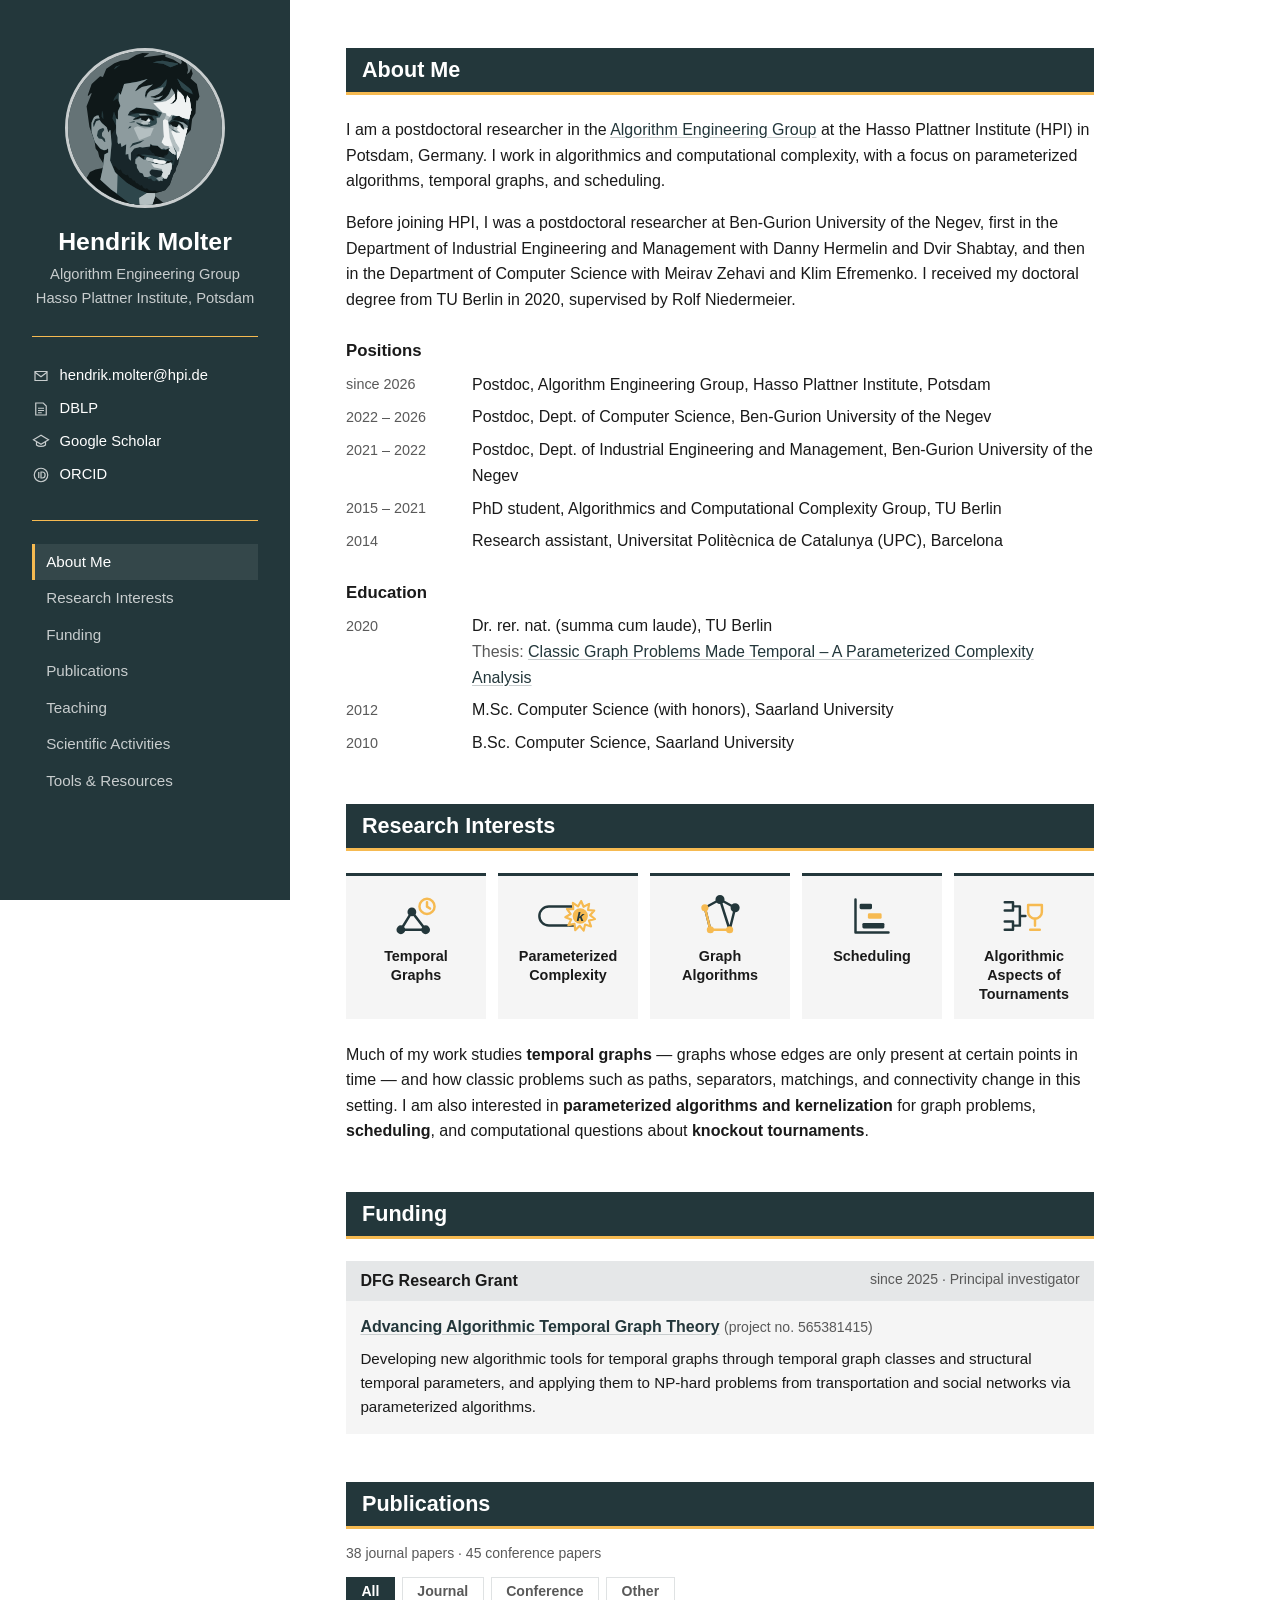
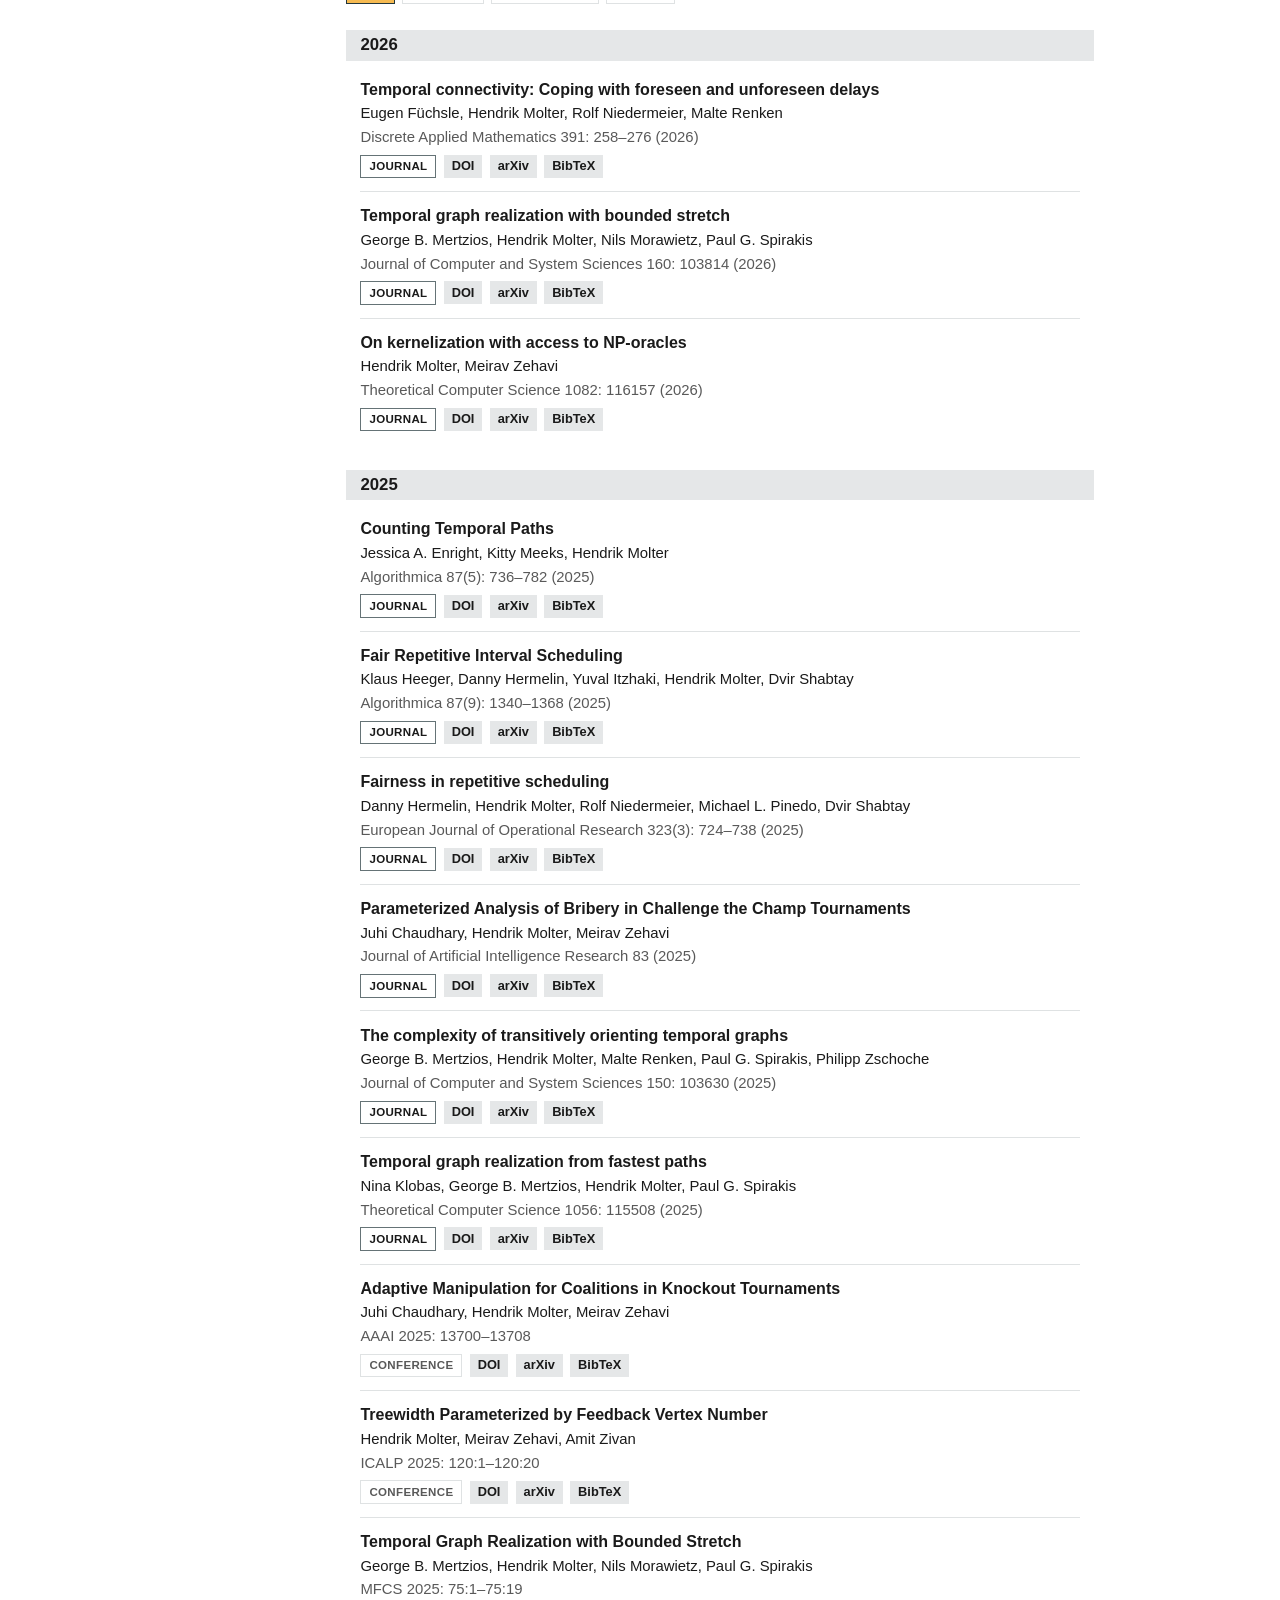
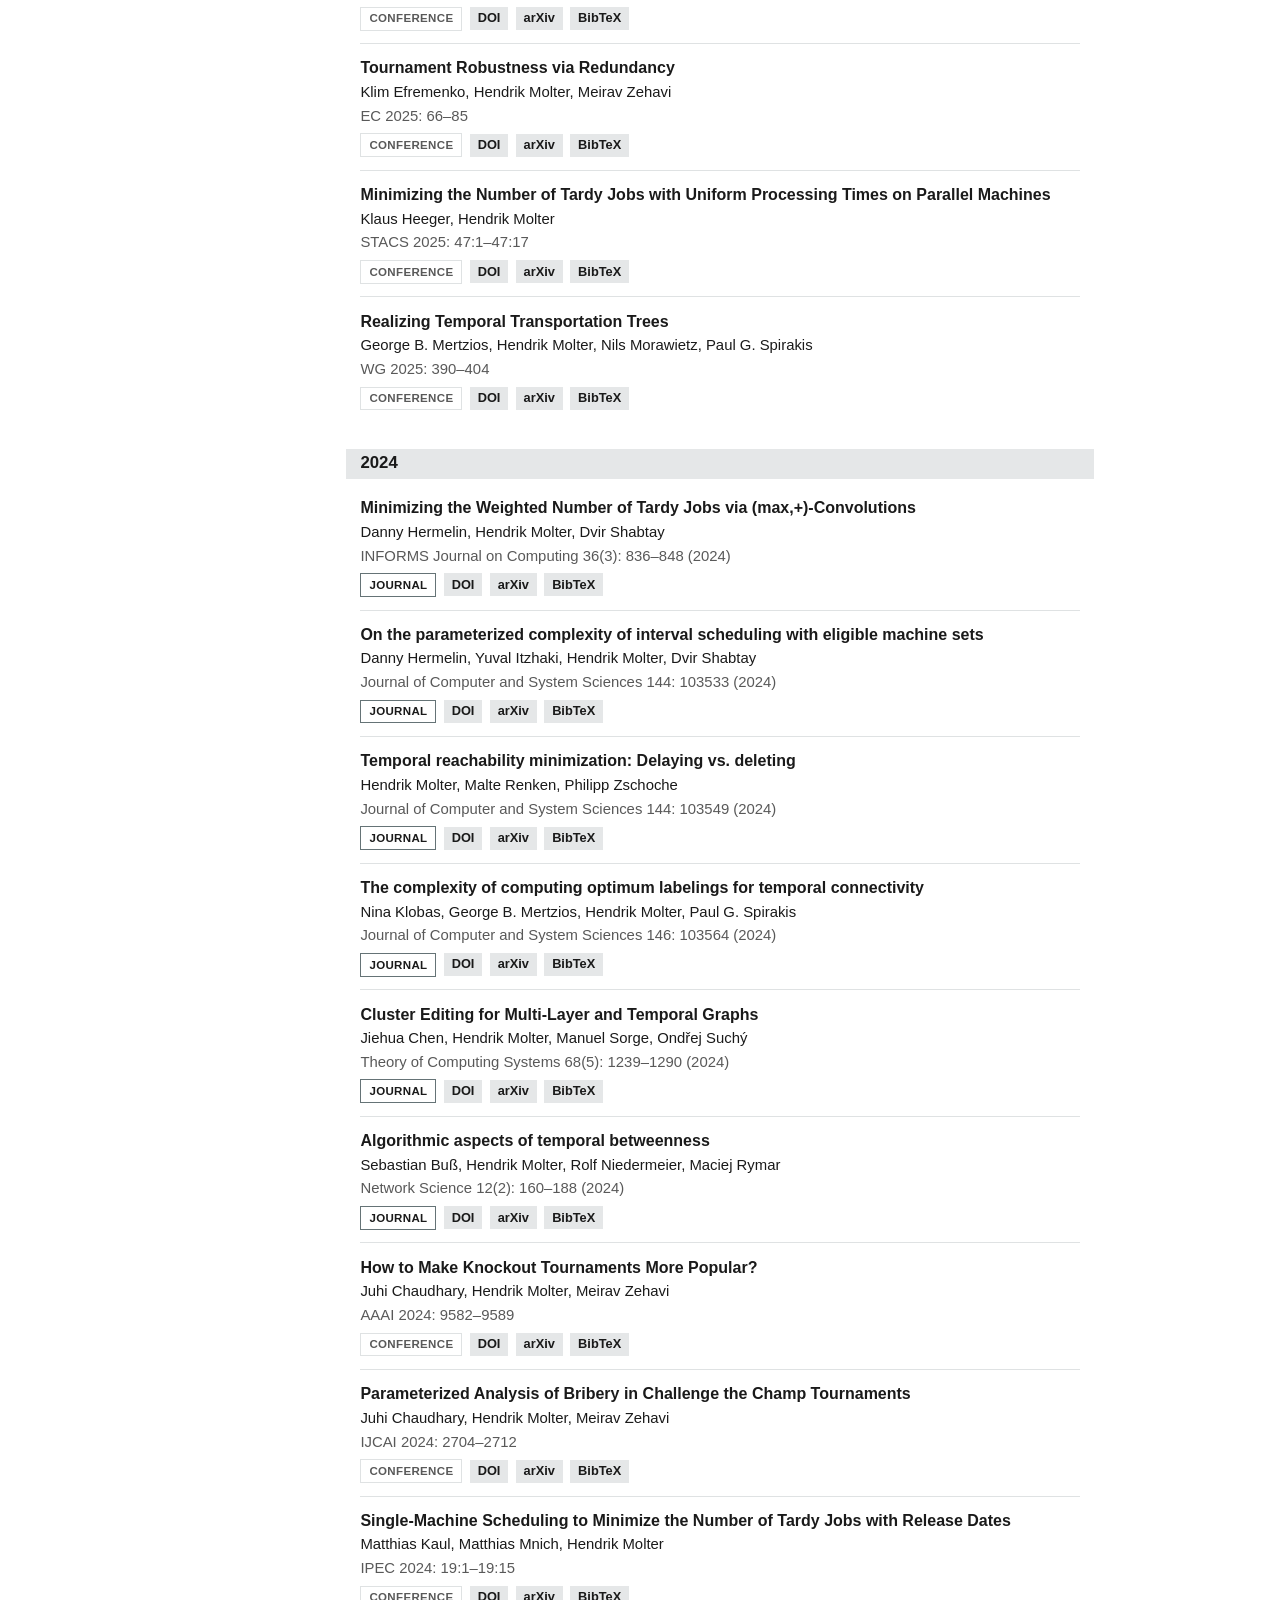
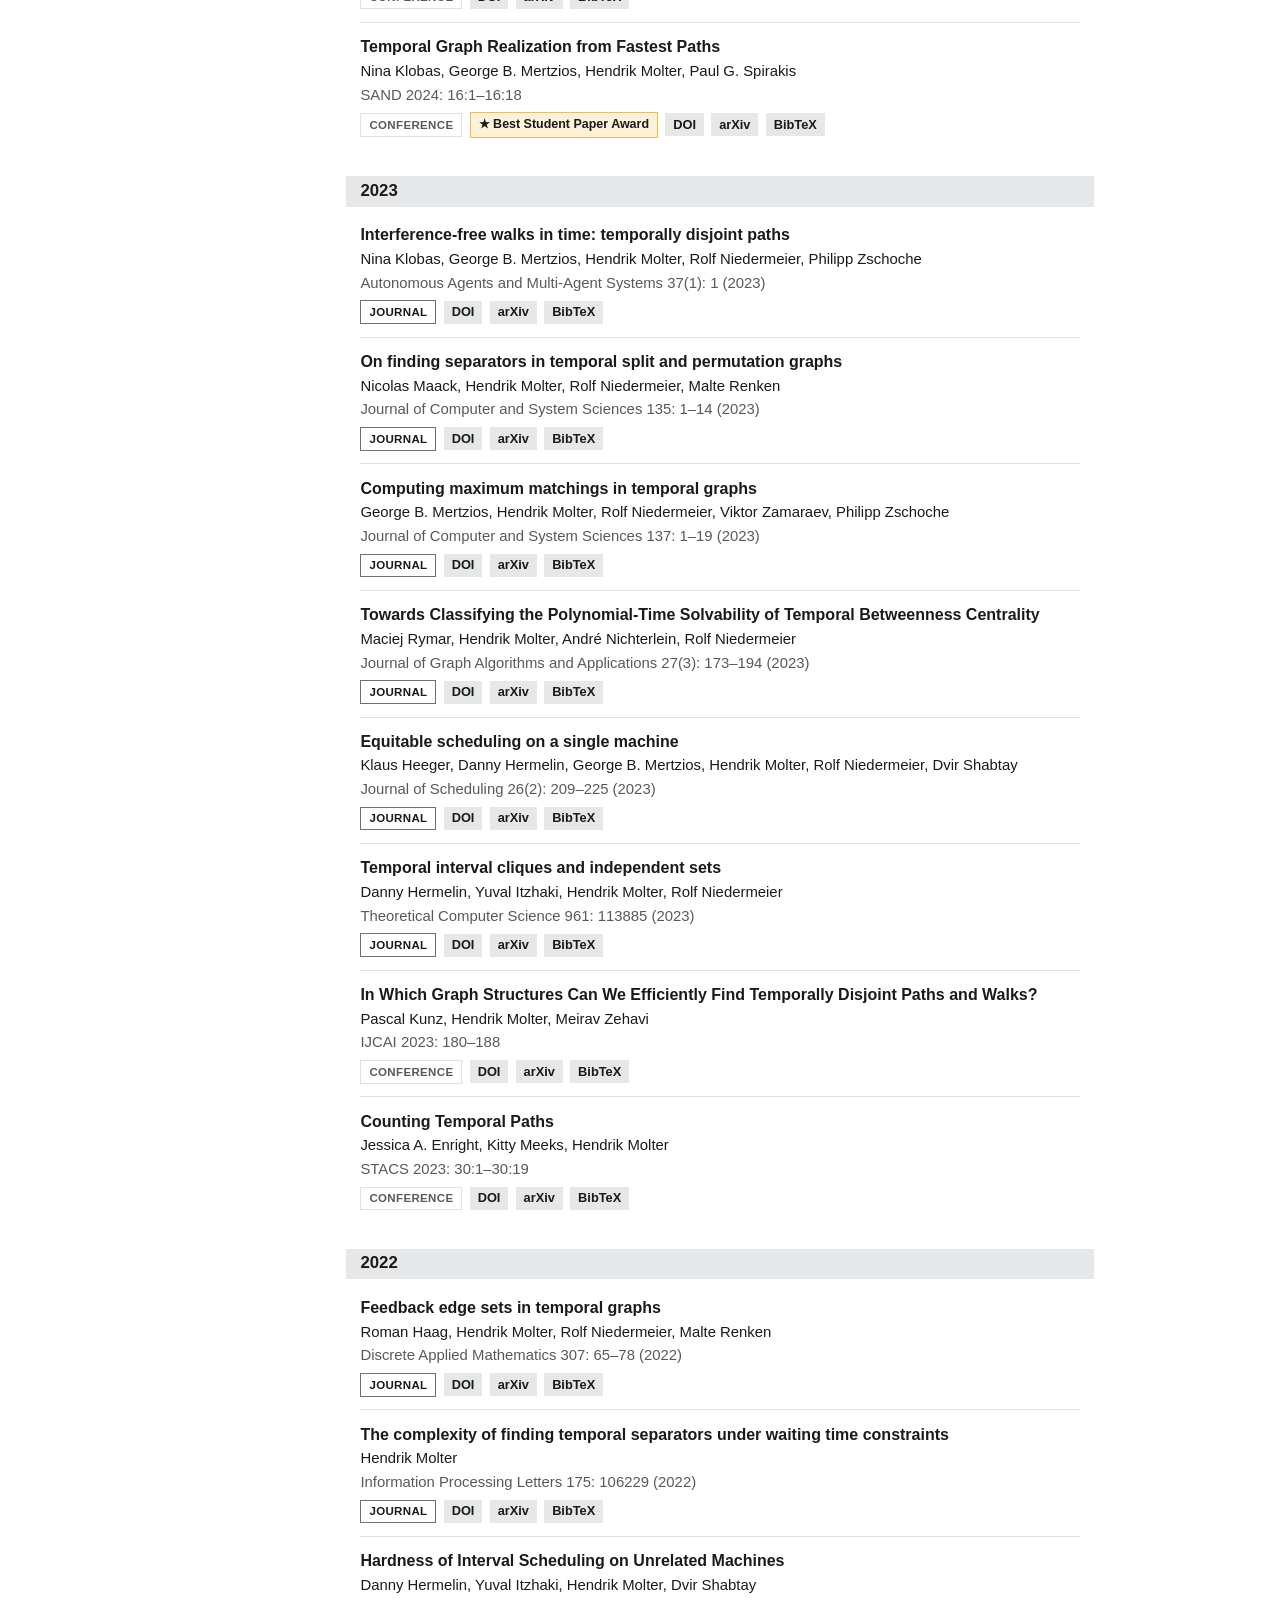
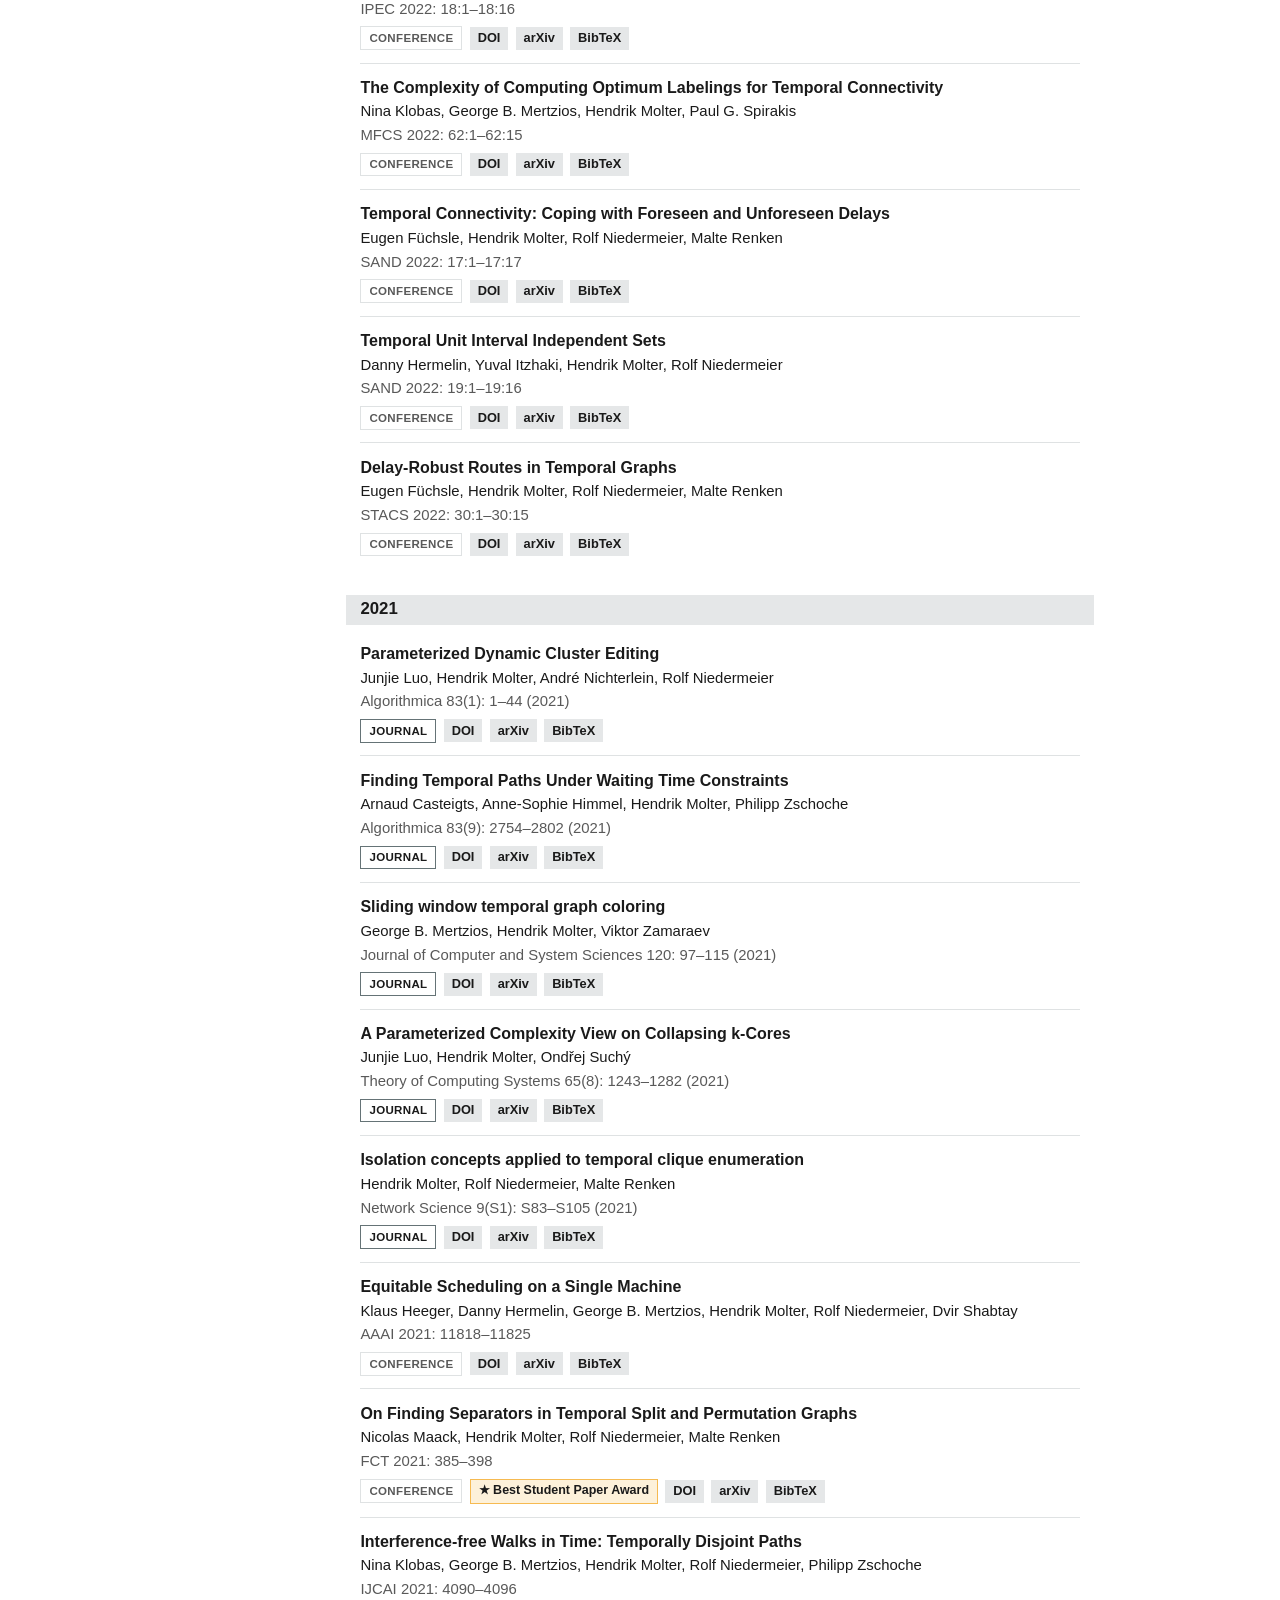
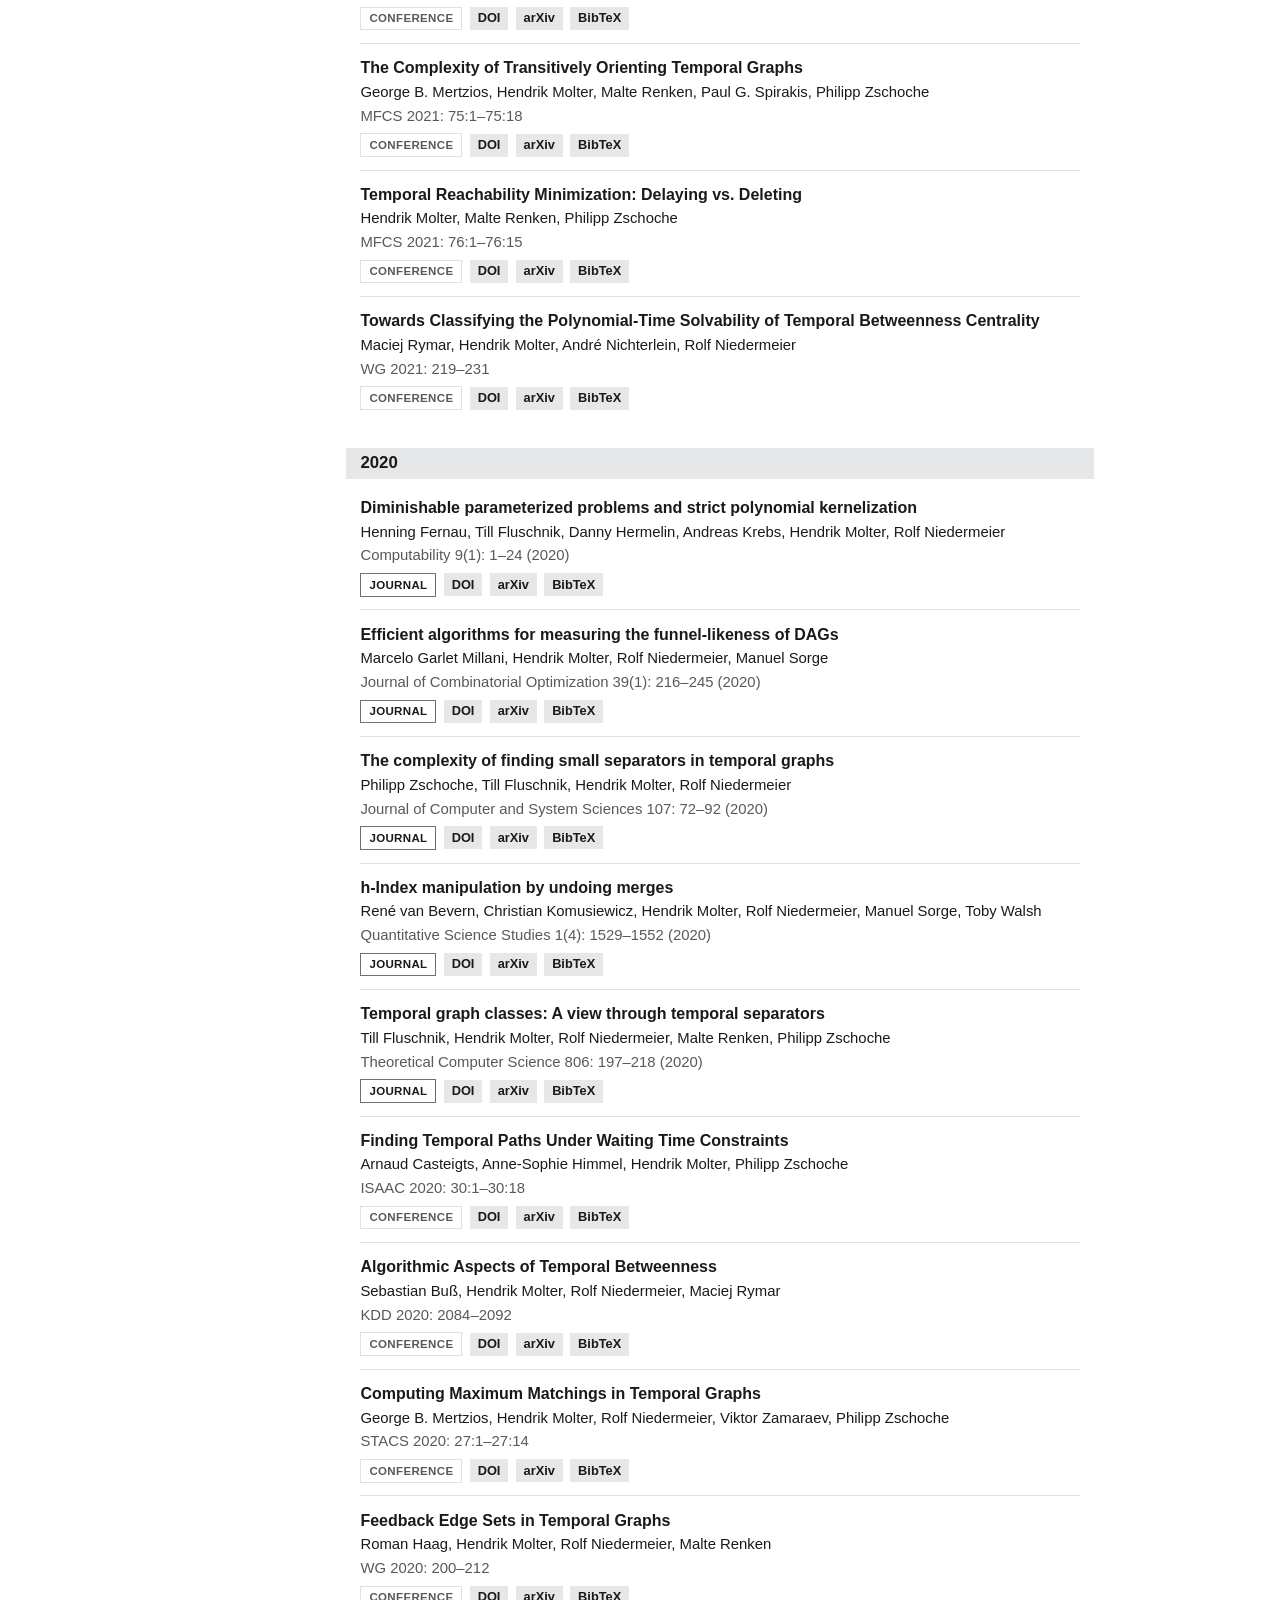
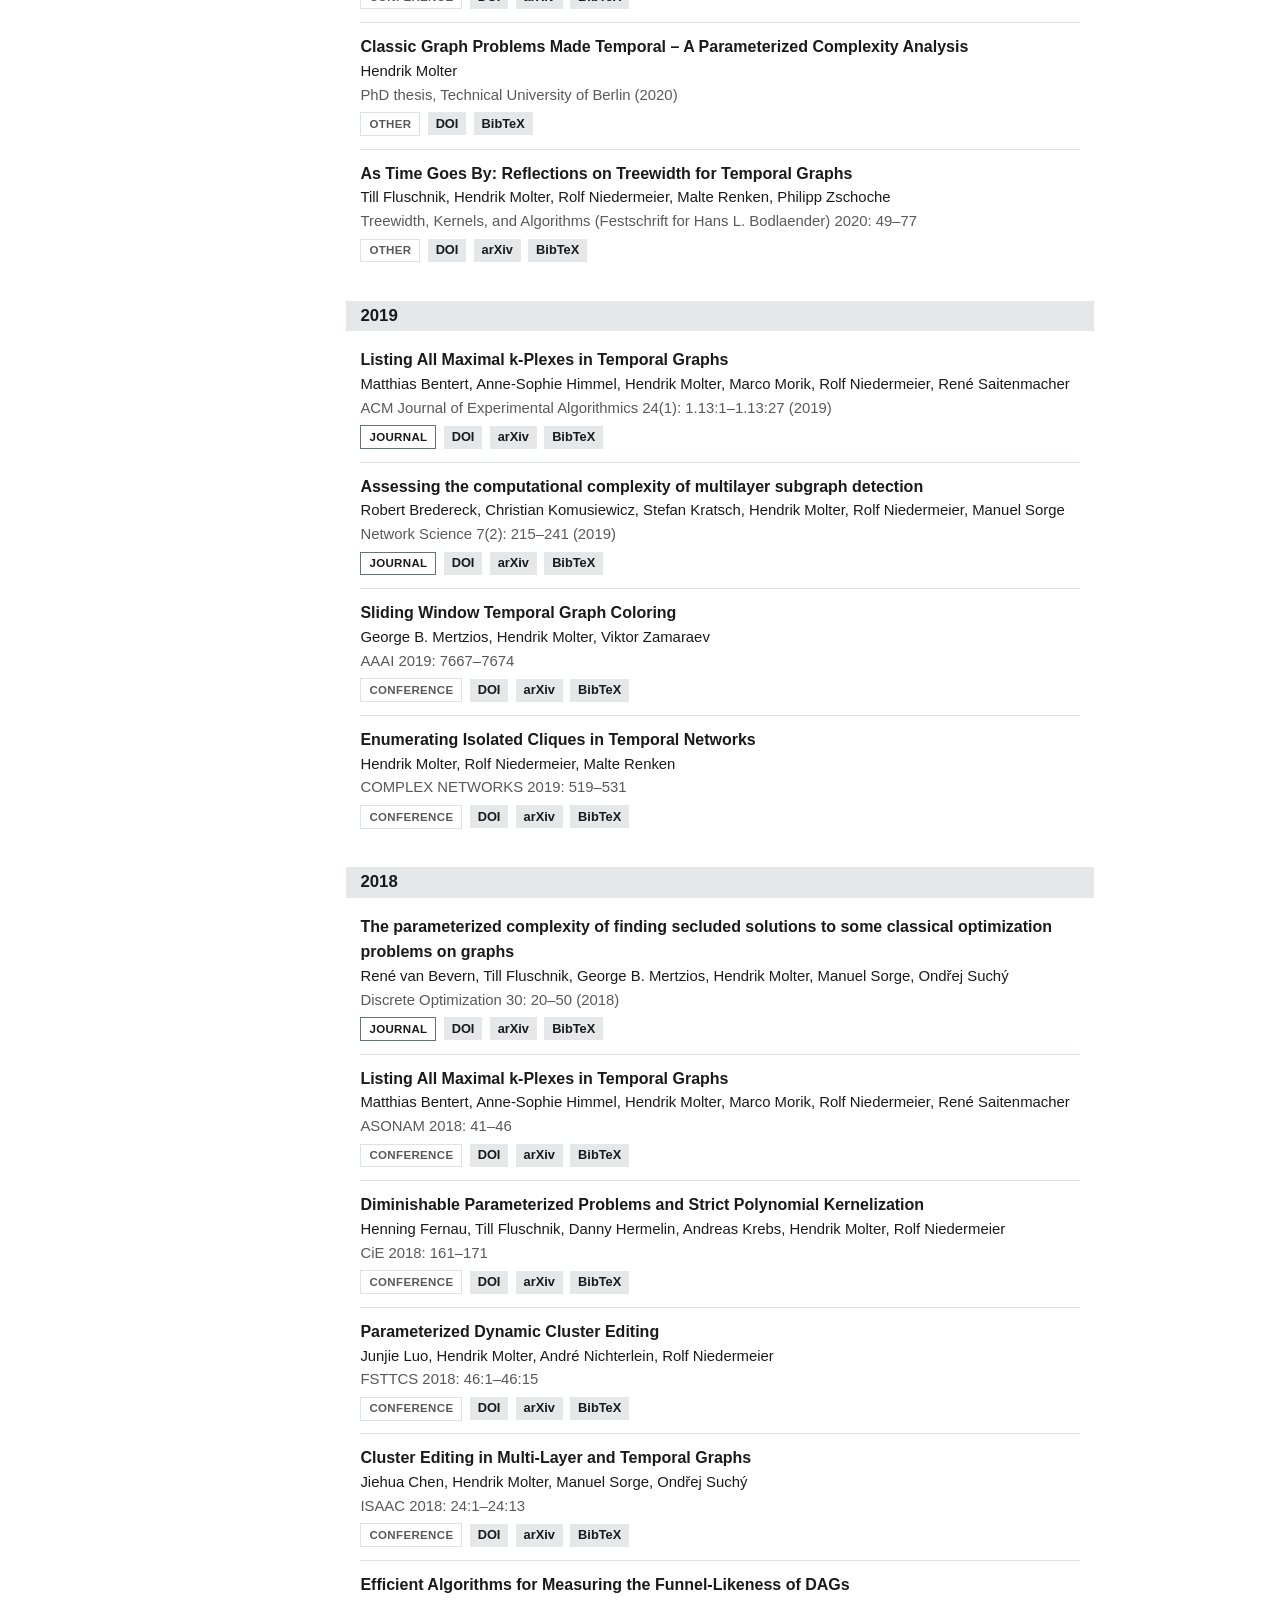
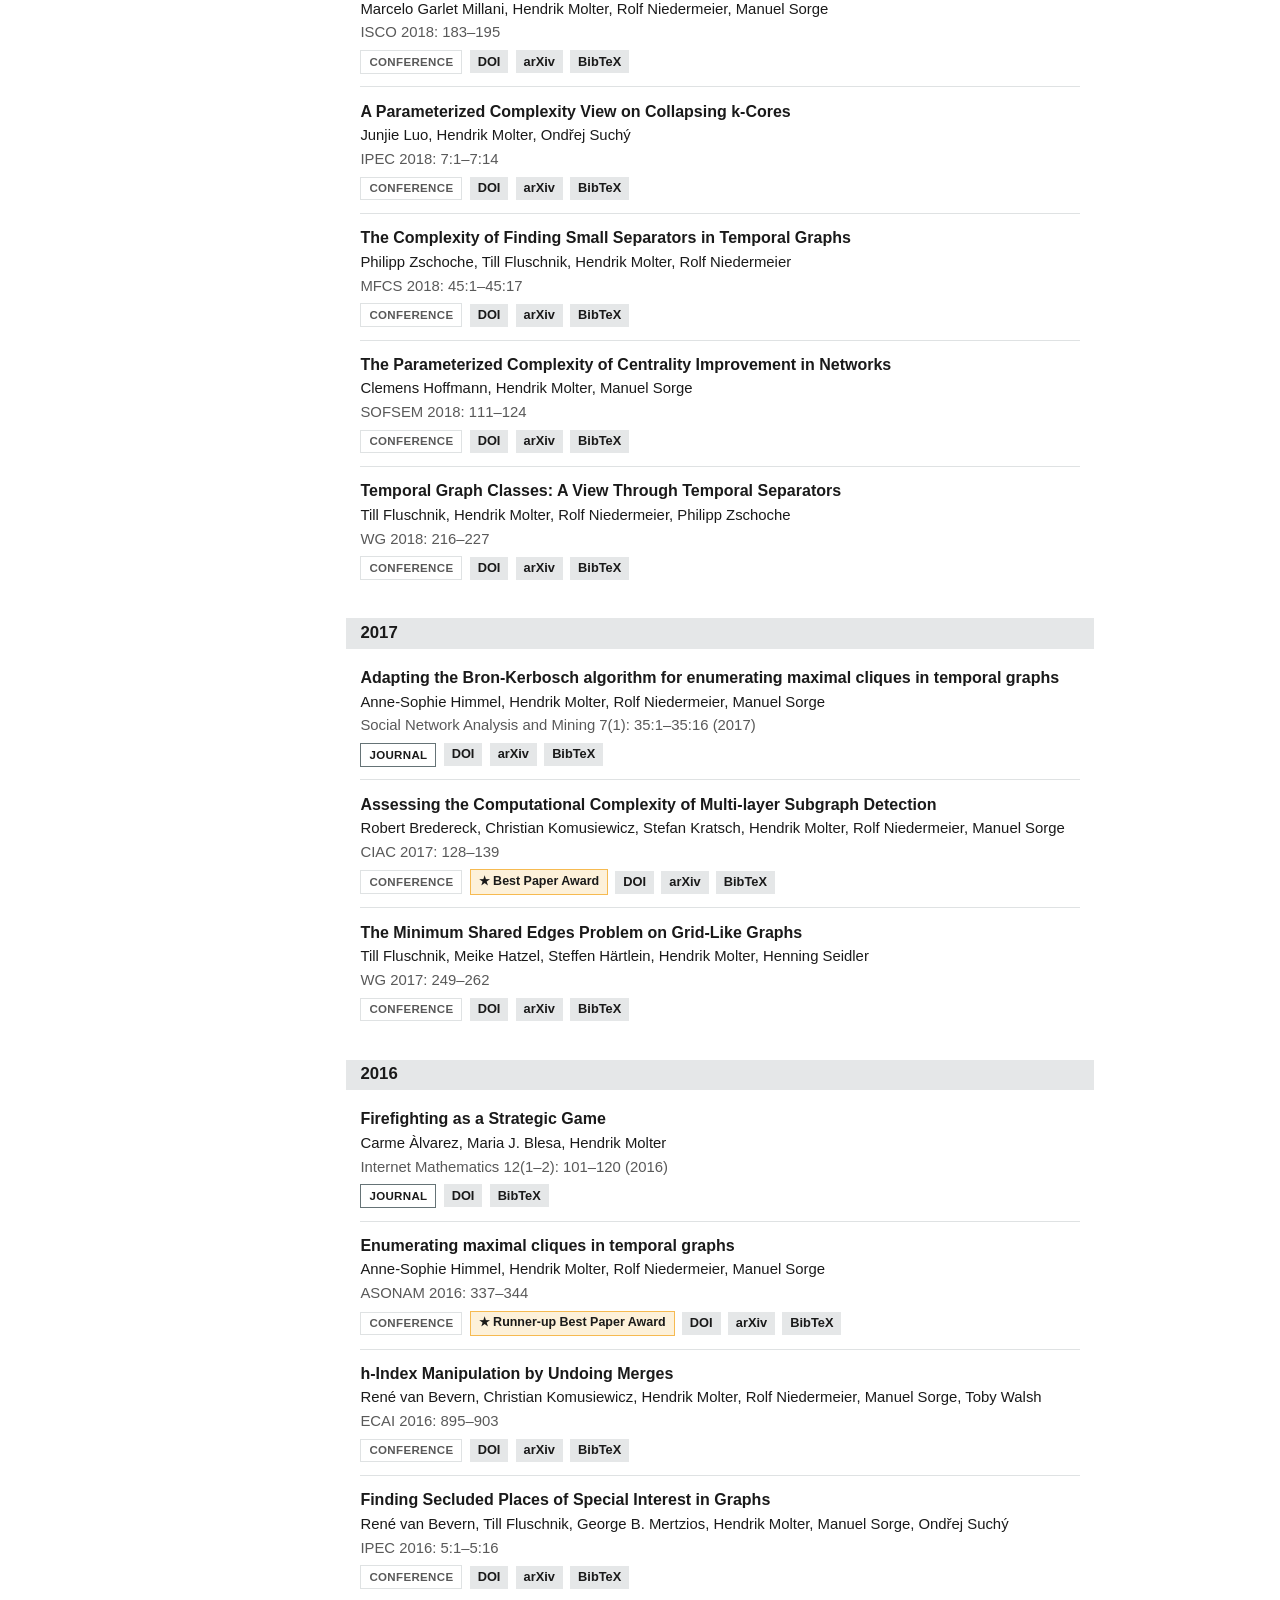
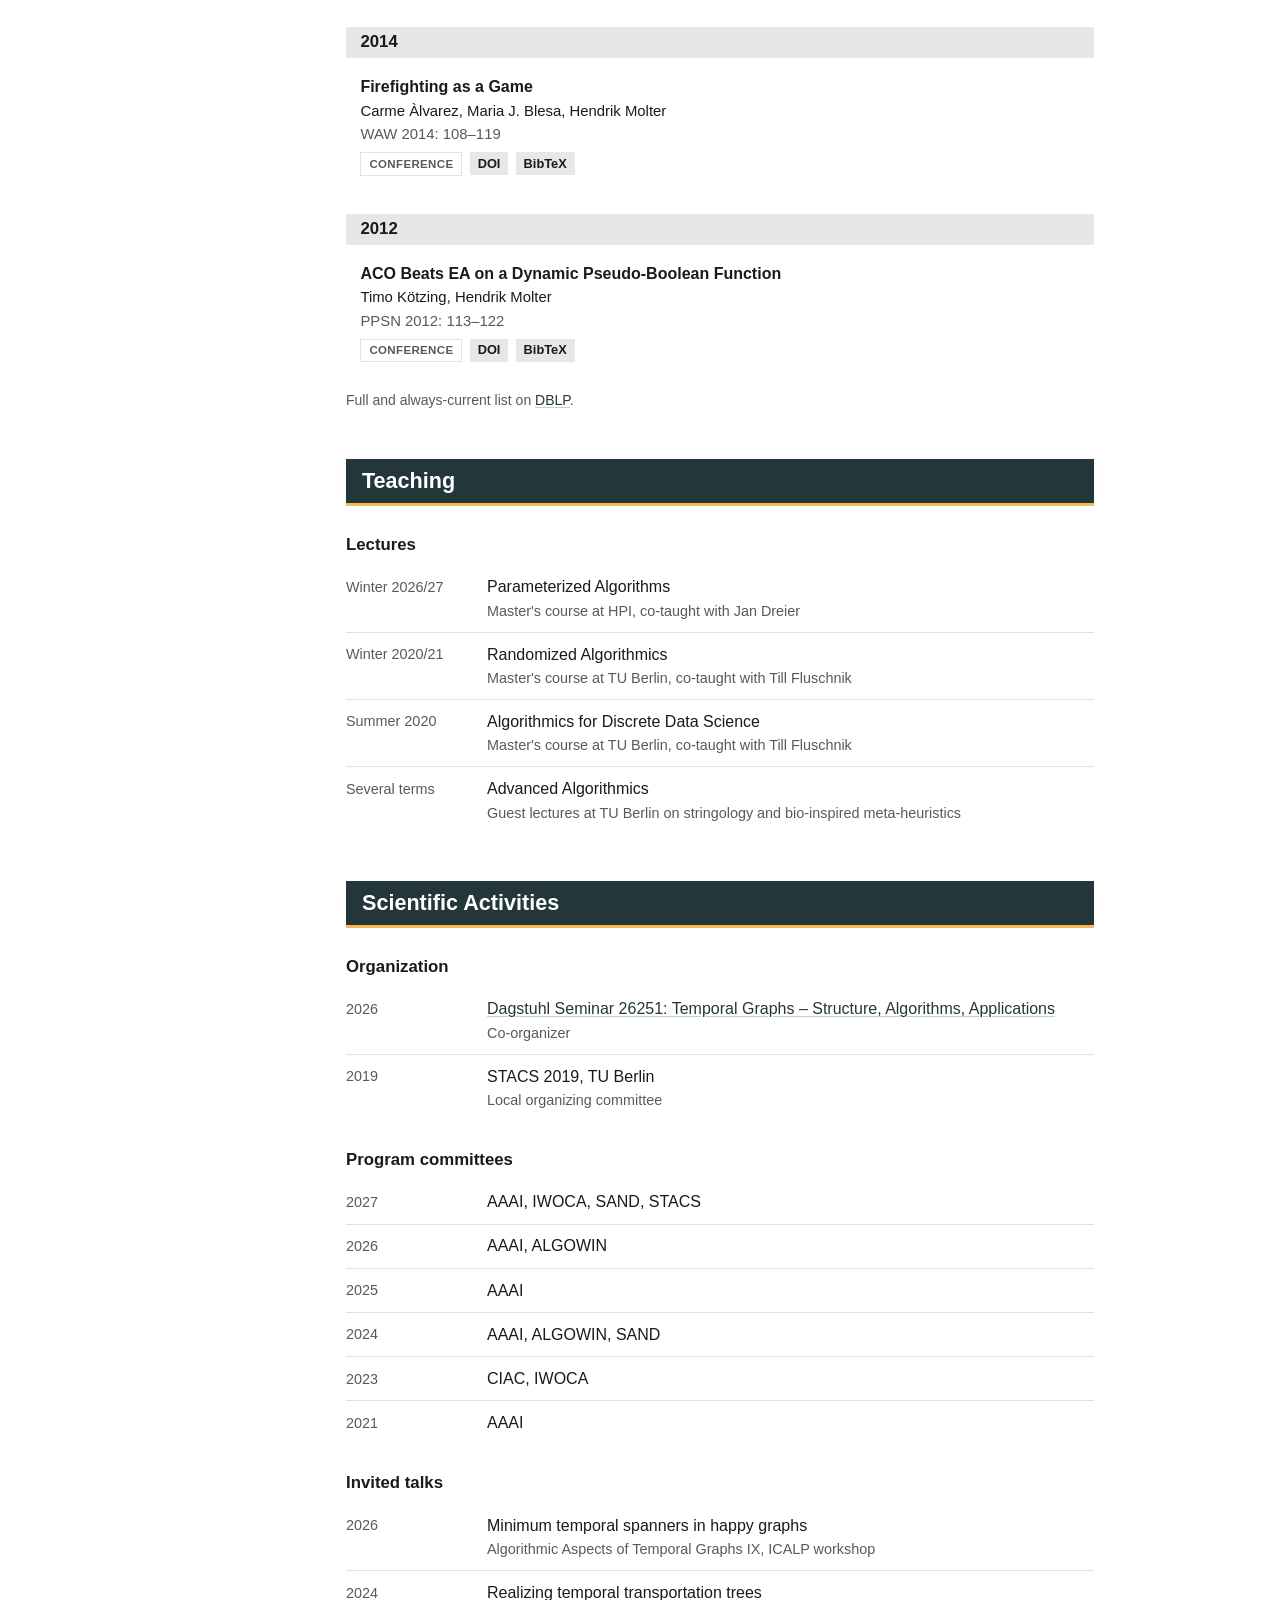
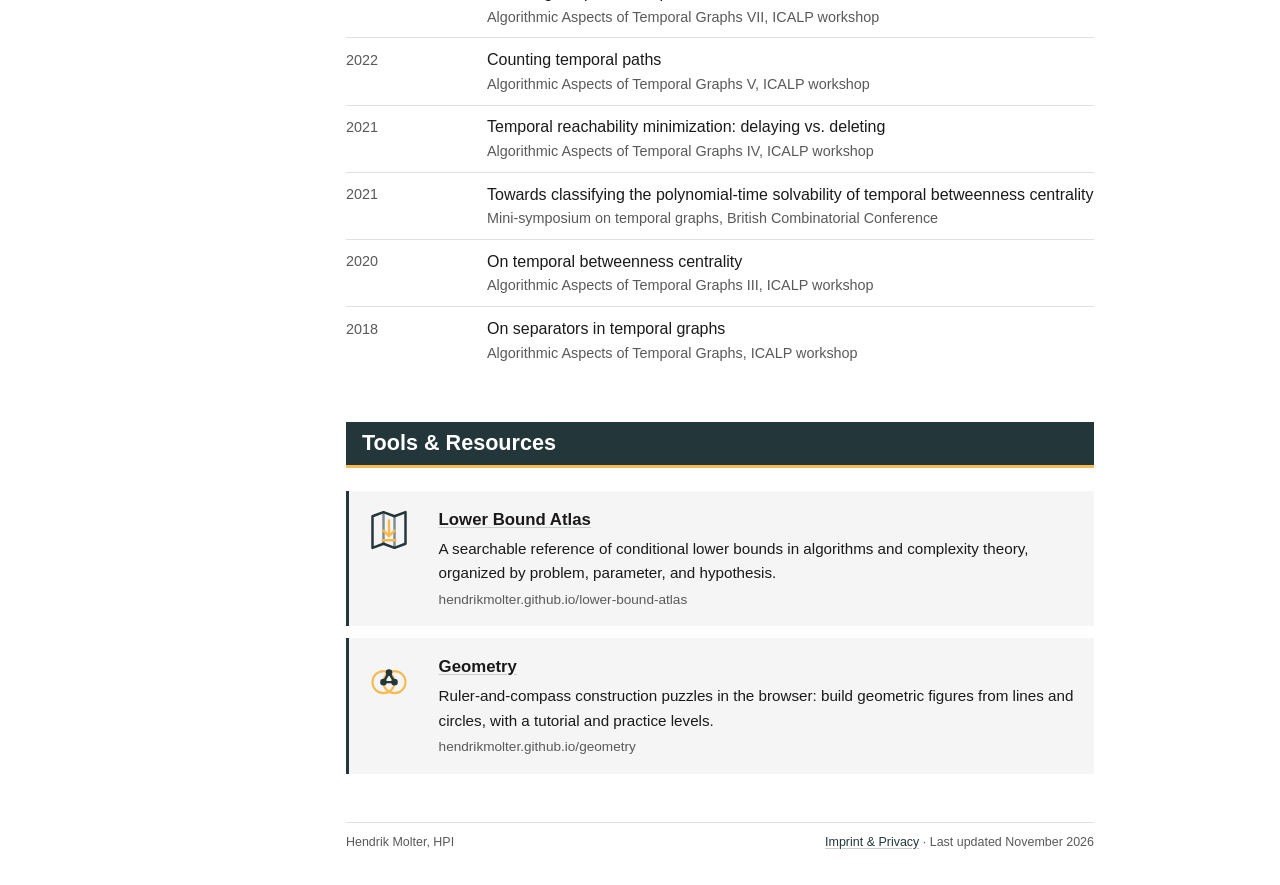
<file: index.html>
<!DOCTYPE html>
<html lang="en">
<head>
  <meta charset="utf-8">
  <meta name="viewport" content="width=device-width, initial-scale=1">
  <title>Hendrik Molter</title>
  <meta name="description" content="Hendrik Molter – postdoctoral researcher in the Algorithm Engineering Group at the Hasso Plattner Institute. Parameterized complexity, temporal graphs, graph algorithms, scheduling.">
  <link rel="icon" href="favicon.svg" type="image/svg+xml">
  <link rel="icon" href="favicon-32.png" sizes="32x32" type="image/png">
  <link rel="apple-touch-icon" href="apple-touch-icon.png">
  <!-- Link preview (Slack, LinkedIn, Mastodon, ...). Update the URLs if the site moves to another address. -->
  <meta property="og:type" content="website">
  <meta property="og:title" content="Hendrik Molter">
  <meta property="og:description" content="Postdoctoral researcher in the Algorithm Engineering Group at the Hasso Plattner Institute. Parameterized complexity, temporal graphs, graph algorithms, scheduling.">
  <meta property="og:url" content="https://hendrikmolter.github.io/">
  <meta property="og:image" content="https://hendrikmolter.github.io/preview.png">
  <meta property="og:image:width" content="1200">
  <meta property="og:image:height" content="630">
  <meta property="og:image:alt" content="Hendrik Molter – Postdoctoral Researcher, Algorithm Engineering Group, Hasso Plattner Institute">
  <meta name="twitter:card" content="summary_large_image">
  <!-- Structured data for search engines (who this page is about) -->
  <script type="application/ld+json">
{
    "@context": "https://schema.org",
    "@type": "Person",
    "name": "Hendrik Molter",
    "url": "https://hendrikmolter.github.io/",
    "image": "https://hendrikmolter.github.io/preview.png",
    "jobTitle": "Postdoctoral Researcher",
    "email": "mailto:hendrik.molter@hpi.de",
    "affiliation": {
      "@type": "Organization",
      "name": "Hasso Plattner Institute",
      "url": "https://hpi.de/"
    },
    "alumniOf": [
      {
        "@type": "CollegeOrUniversity",
        "name": "Technical University of Berlin"
      },
      {
        "@type": "CollegeOrUniversity",
        "name": "Saarland University"
      }
    ],
    "knowsAbout": [
      "Parameterized complexity",
      "Temporal graphs",
      "Graph algorithms",
      "Scheduling"
    ],
    "sameAs": [
      "https://dblp.org/pid/117/7275.html",
      "https://scholar.google.de/citations?user=PFyfxsYAAAAJ",
      "https://orcid.org/0000-0002-4590-798X",
      "https://hpi.de/friedrich/people/hendrik-molter.html"
    ]
  }
  </script>
  <link rel="stylesheet" href="style.css">
</head>
<body>
<div class="layout">

  <!-- ============ SIDEBAR ============ -->
  <aside class="sidebar">
    <div class="profile">
      <!-- Portrait: photo.svg; on hover it fades to photo-warm.svg. Clicking jumps to "About Me". -->
      <a class="photo-link" href="#about" aria-label="About Me">
        <img class="photo" src="photo.svg" alt="Portrait of Hendrik Molter">
        <img class="photo photo-hover" src="photo-warm.svg" alt="" aria-hidden="true">
      </a>
      <h1 class="name">Hendrik Molter</h1>
      <p class="role">Algorithm Engineering Group<br>Hasso Plattner Institute, Potsdam</p>
      <div class="title-rule"></div>
    </div>

    <ul class="contact">
      <li>
        <svg viewBox="0 0 24 24" aria-hidden="true"><path d="M4 6h16v12H4z" fill="none" stroke="currentColor" stroke-width="1.6"/><path d="m4 7 8 6 8-6" fill="none" stroke="currentColor" stroke-width="1.6"/></svg>
        <a id="email" href="#" data-u="hendrik.molter" data-d="hpi.de">hendrik.molter (at) hpi.de</a>
      </li>
      <li>
        <svg viewBox="0 0 24 24" aria-hidden="true"><path d="M5 4h10l4 4v12H5z" fill="none" stroke="currentColor" stroke-width="1.6"/><path d="M8 11h8M8 14h8M8 17h5" stroke="currentColor" stroke-width="1.6"/></svg>
        <a href="https://dblp.org/pid/117/7275.html">DBLP</a>
      </li>
      <li>
        <svg viewBox="0 0 24 24" aria-hidden="true"><path d="M12 3 2 9l10 6 10-6z" fill="none" stroke="currentColor" stroke-width="1.6"/><path d="M6 11.5V16c3 2.5 9 2.5 12 0v-4.5" fill="none" stroke="currentColor" stroke-width="1.6"/></svg>
        <a href="https://scholar.google.de/citations?user=PFyfxsYAAAAJ">Google Scholar</a>
      </li>
      <li>
        <svg viewBox="0 0 24 24" aria-hidden="true"><circle cx="12" cy="12" r="9" fill="none" stroke="currentColor" stroke-width="1.6"/><path d="M9 8v8M12 8h1.5a4 4 0 0 1 0 8H12z" fill="none" stroke="currentColor" stroke-width="1.6"/></svg>
        <a href="https://orcid.org/0000-0002-4590-798X">ORCID</a>
      </li>
    </ul>

    <div class="title-rule"></div>
    <nav class="nav" aria-label="Sections">
      <a href="#about">About Me</a>
      <a href="#research">Research Interests</a>
      <a href="#funding">Funding</a>
      <a href="#publications">Publications</a>
      <a href="#teaching">Teaching</a>
      <a href="#service">Scientific Activities</a>
      <a href="#resources">Tools &amp; Resources</a>
    </nav>
  </aside>

  <!-- ============ MAIN ============ -->
  <main class="content">

    <section id="about">
      <h2>About Me</h2>
      <p>
        I am a postdoctoral researcher in the
        <a href="https://hpi.de/friedrich/people/hendrik-molter.html">Algorithm Engineering Group</a>
        at the Hasso Plattner Institute (HPI) in Potsdam, Germany.
        I work in algorithmics and computational complexity, with a focus on
        parameterized algorithms, temporal graphs, and scheduling.
      </p>
      <p>
        Before joining HPI, I was a postdoctoral researcher at Ben-Gurion University of the Negev,
        first in the Department of Industrial Engineering and Management with Danny Hermelin and Dvir Shabtay,
        and then in the Department of Computer Science with Meirav Zehavi and Klim Efremenko.
        I received my doctoral degree from TU Berlin in 2020, supervised by Rolf Niedermeier.
      </p>

      <div class="timeline">
        <h3>Positions</h3>
        <dl>
          <dt>since 2026</dt>
          <dd>Postdoc, Algorithm Engineering Group, Hasso Plattner Institute, Potsdam</dd>
          <dt>2022 – 2026</dt>
          <dd>Postdoc, Dept. of Computer Science, Ben-Gurion University of the Negev</dd>
          <dt>2021 – 2022</dt>
          <dd>Postdoc, Dept. of Industrial Engineering and Management, Ben-Gurion University of the Negev</dd>
          <dt>2015 – 2021</dt>
          <dd>PhD student, Algorithmics and Computational Complexity Group, TU Berlin</dd>
          <dt>2014</dt>
          <dd>Research assistant, Universitat Politècnica de Catalunya (UPC), Barcelona</dd>
        </dl>
        <h3>Education</h3>
        <dl>
          <dt>2020</dt>
          <dd>Dr. rer. nat. (summa cum laude), TU Berlin<br>
            <span class="muted">Thesis: <a href="https://doi.org/10.14279/depositonce-10551">Classic Graph Problems Made Temporal – A Parameterized Complexity Analysis</a></span></dd>
          <dt>2012</dt>
          <dd>M.Sc. Computer Science (with honors), Saarland University</dd>
          <dt>2010</dt>
          <dd>B.Sc. Computer Science, Saarland University</dd>
        </dl>
      </div>
    </section>

    <section id="research">
      <h2>Research Interests</h2>
      <ul class="interests">
        <li><svg viewBox="0 0 32 32" aria-hidden="true" fill="none" stroke="currentColor" stroke-width="1.8" stroke-linecap="round" stroke-linejoin="round">
            <path d="M5 26 L13 13 L23 26 Z"/>
            <circle cx="5" cy="26" r="2.3" fill="currentColor"/><circle cx="13" cy="13" r="2.3" fill="currentColor"/><circle cx="23" cy="26" r="2.3" fill="currentColor"/>
            <g class="acc"><circle cx="24" cy="9" r="5.5"/><path d="M24 6v3.2l2.2 1.4"/></g>
          </svg>Temporal Graphs</li>
        <li><svg class="wide" viewBox="0 0 44 32" aria-hidden="true" fill="none" stroke="currentColor" stroke-width="1.8" stroke-linecap="round" stroke-linejoin="round">
            <rect x="1" y="9" width="32" height="14" rx="7"/>
            <path class="acc bg-fill" stroke-width="1.6" d="M41.78,18.19 L37.37,19.36 L38.89,23.67 L34.54,22.27 L33.49,26.71 L30.59,23.19 L27.30,26.36 L26.77,21.82 L22.29,22.72 L24.29,18.61 L20.04,16.94 L23.94,14.57 L21.27,10.87 L25.84,10.98 L25.59,6.42 L29.37,8.99 L31.63,5.02 L33.42,9.22 L37.47,7.10 L36.70,11.60 L41.25,12.01 L38.17,15.38Z"/>
            <circle class="acc-fill" cx="31" cy="16" r="5.6"/>
            <text class="k" x="31" y="19.6" text-anchor="middle">k</text>
          </svg>Parameterized Complexity</li>
        <li><svg viewBox="0 0 32 32" aria-hidden="true" fill="none" stroke="currentColor" stroke-width="1.8" stroke-linecap="round" stroke-linejoin="round">
            <path d="M5 10 L16 4 L27 10 M16 4 L23 26 M5 10 L9 26 M27 10 L23 26"/>
            <path class="acc" d="M5 10 L9 26 L23 26"/>
            <circle cx="16" cy="4" r="2.4" fill="currentColor"/><circle cx="27" cy="10" r="2.4" fill="currentColor"/>
            <circle class="acc-fill" cx="5" cy="10" r="2.6"/><circle class="acc-fill" cx="9" cy="26" r="2.6"/><circle class="acc-fill" cx="23" cy="26" r="2.6"/>
          </svg>Graph Algorithms</li>
        <li><svg viewBox="0 0 32 32" aria-hidden="true" fill="none" stroke="currentColor" stroke-width="1.8" stroke-linecap="round" stroke-linejoin="round">
            <path d="M4 4v24h24"/>
            <rect x="7" y="7" width="9" height="4" rx="1" fill="currentColor" stroke="none"/>
            <rect class="acc-fill" x="13" y="14" width="10" height="4" rx="1" stroke="none"/>
            <rect x="9" y="21" width="16" height="4" rx="1" fill="currentColor" stroke="none"/>
          </svg>Scheduling</li>
        <li><svg viewBox="0 0 32 32" aria-hidden="true" fill="none" stroke="currentColor" stroke-width="1.8" stroke-linecap="round" stroke-linejoin="round">
            <path d="M2 6h6v6H2 M2 20h6v6H2 M8 9h5v14H8 M13 16h4"/>
            <g class="acc"><path d="M19 8h10v5a5 5 0 0 1-10 0z"/><path d="M24 18v5 M20.5 26h7"/></g>
          </svg>Algorithmic Aspects of Tournaments</li>
      </ul>
      <p>
        Much of my work studies <strong>temporal graphs</strong> — graphs whose edges are only present at certain
        points in time — and how classic problems such as paths, separators, matchings, and connectivity change
        in this setting. I am also interested in <strong>parameterized algorithms and kernelization</strong> for
        graph problems, <strong>scheduling</strong>, and computational questions about <strong>knockout tournaments</strong>.
      </p>
    </section>

    <section id="funding">
      <h2>Funding</h2>
      <div class="block">
        <div class="block-title">DFG Research Grant <span class="block-meta">since 2025 · Principal investigator</span></div>
        <div class="block-body">
          <a href="https://gepris.dfg.de/project/565381415/"><strong>Advancing Algorithmic Temporal Graph Theory</strong></a>
          <span class="muted small">(project no. 565381415)</span>
          <p class="desc">Developing new algorithmic tools for temporal graphs through temporal graph classes and structural temporal parameters, and applying them to NP-hard problems from transportation and social networks via parameterized algorithms.</p>
        </div>
      </div>
    </section>

    <section id="publications">
      <h2>Publications</h2>
      <p class="muted small" id="pub-stats"></p>
      <div class="filters" role="tablist" aria-label="Filter publications">
        <button class="chip active" data-filter="all">All</button>
        <button class="chip" data-filter="j">Journal</button>
        <button class="chip" data-filter="c">Conference</button>
        <button class="chip" data-filter="o">Other</button>
      </div>
      <div id="pub-list"></div>
      <p class="muted small">Full and always-current list on <a href="https://dblp.org/pid/117/7275.html">DBLP</a>.</p>
    </section>

    <section id="teaching">
      <h2>Teaching</h2>

      <h3>Lectures</h3>
      <ul class="entries">
        <li><span class="when">Winter 2026/27</span><div>Parameterized Algorithms
          <div class="sub">Master's course at HPI, co-taught with Jan Dreier</div></div></li>
        <li><span class="when">Winter 2020/21</span><div>Randomized Algorithmics
          <div class="sub">Master's course at TU Berlin, co-taught with Till Fluschnik</div></div></li>
        <li><span class="when">Summer 2020</span><div>Algorithmics for Discrete Data Science
          <div class="sub">Master's course at TU Berlin, co-taught with Till Fluschnik</div></div></li>
        <li><span class="when">Several terms</span><div>Advanced Algorithmics
          <div class="sub">Guest lectures at TU Berlin on stringology and bio-inspired meta-heuristics</div></div></li>
      </ul>

    </section>

    <section id="service">
      <h2>Scientific Activities</h2>

      <h3>Organization</h3>
      <ul class="entries">
        <li><span class="when">2026</span>
          <div><a href="https://www.dagstuhl.de/en/seminars/seminar-calendar/seminar-details/26251">Dagstuhl Seminar 26251: Temporal Graphs – Structure, Algorithms, Applications</a>
          <div class="sub">Co-organizer</div></div></li>
        <li><span class="when">2019</span>
          <div>STACS 2019, TU Berlin
          <div class="sub">Local organizing committee</div></div></li>
      </ul>

      <h3>Program committees</h3>
      <ul class="entries">
        <li><span class="when">2027</span><div>AAAI, IWOCA, SAND, STACS</div></li>
        <li><span class="when">2026</span><div>AAAI, ALGOWIN</div></li>
        <li><span class="when">2025</span><div>AAAI</div></li>
        <li><span class="when">2024</span><div>AAAI, ALGOWIN, SAND</div></li>
        <li><span class="when">2023</span><div>CIAC, IWOCA</div></li>
        <li><span class="when">2021</span><div>AAAI</div></li>
      </ul>

      <h3>Invited talks</h3>
      <ul class="entries">
        <li><span class="when">2026</span><div>Minimum temporal spanners in happy graphs
          <div class="sub">Algorithmic Aspects of Temporal Graphs IX, ICALP workshop</div></div></li>
        <li><span class="when">2024</span><div>Realizing temporal transportation trees
          <div class="sub">Algorithmic Aspects of Temporal Graphs VII, ICALP workshop</div></div></li>
        <li><span class="when">2022</span><div>Counting temporal paths
          <div class="sub">Algorithmic Aspects of Temporal Graphs V, ICALP workshop</div></div></li>
        <li><span class="when">2021</span><div>Temporal reachability minimization: delaying vs. deleting
          <div class="sub">Algorithmic Aspects of Temporal Graphs IV, ICALP workshop</div></div></li>
        <li><span class="when">2021</span><div>Towards classifying the polynomial-time solvability of temporal betweenness centrality
          <div class="sub">Mini-symposium on temporal graphs, British Combinatorial Conference</div></div></li>
        <li><span class="when">2020</span><div>On temporal betweenness centrality
          <div class="sub">Algorithmic Aspects of Temporal Graphs III, ICALP workshop</div></div></li>
        <li><span class="when">2018</span><div>On separators in temporal graphs
          <div class="sub">Algorithmic Aspects of Temporal Graphs, ICALP workshop</div></div></li>
      </ul>
    </section>

    <section id="resources">
      <h2>Tools &amp; Resources</h2>
      <ul class="projects">
        <li>
          <a class="project" href="https://hendrikmolter.github.io/lower-bound-atlas/">
            <svg viewBox="0 0 32 32" aria-hidden="true" fill="none" stroke="currentColor" stroke-width="1.8" stroke-linecap="round" stroke-linejoin="round">
              <path d="M4 6 L12 3 L20 6 L28 3 V26 L20 29 L12 26 L4 29 Z"/>
              <path d="M12 3 V26 M20 6 V29" opacity=".55"/>
              <g class="acc"><path d="M16 9 V20"/><path d="M12 16.5 L16 20.5 L20 16.5"/><path d="M11.5 23.5 H20.5"/></g>
            </svg>
            <span class="project-text">
              <span class="project-name">Lower Bound Atlas</span>
              <span class="project-desc">A searchable reference of conditional lower bounds in algorithms and complexity theory, organized by problem, parameter, and hypothesis.</span>
              <span class="project-meta">hendrikmolter.github.io/lower-bound-atlas</span>
            </span>
          </a>
        </li>
        <li>
          <a class="project" href="https://hendrikmolter.github.io/geometry/">
            <svg viewBox="0 0 32 32" aria-hidden="true" fill="none" stroke="currentColor" stroke-width="1.8" stroke-linecap="round" stroke-linejoin="round">
              <circle class="acc" cx="12" cy="19" r="8" stroke-width="1.5"/>
              <circle class="acc" cx="20" cy="19" r="8" stroke-width="1.5"/>
              <path d="M12 19 L20 19 L16 12.07 Z"/>
              <circle cx="12" cy="19" r="1.5" fill="currentColor"/>
              <circle cx="20" cy="19" r="1.5" fill="currentColor"/>
              <circle cx="16" cy="12.07" r="1.5" fill="currentColor"/>
            </svg>
            <span class="project-text">
              <span class="project-name">Geometry</span>
              <span class="project-desc">Ruler-and-compass construction puzzles in the browser: build geometric figures from lines and circles, with a tutorial and practice levels.</span>
              <span class="project-meta">hendrikmolter.github.io/geometry</span>
            </span>
          </a>
        </li>
      </ul>
    </section>

    <footer class="frame-footer">
      <span>Hendrik Molter, HPI</span>
      <span><a href="imprint.html">Imprint &amp; Privacy</a> · Last updated November 2026</span>
    </footer>
  </main>
</div>

<script src="publications.js"></script>
<script src="venues.js"></script>
<script src="main.js"></script>
</body>
</html>
</file>
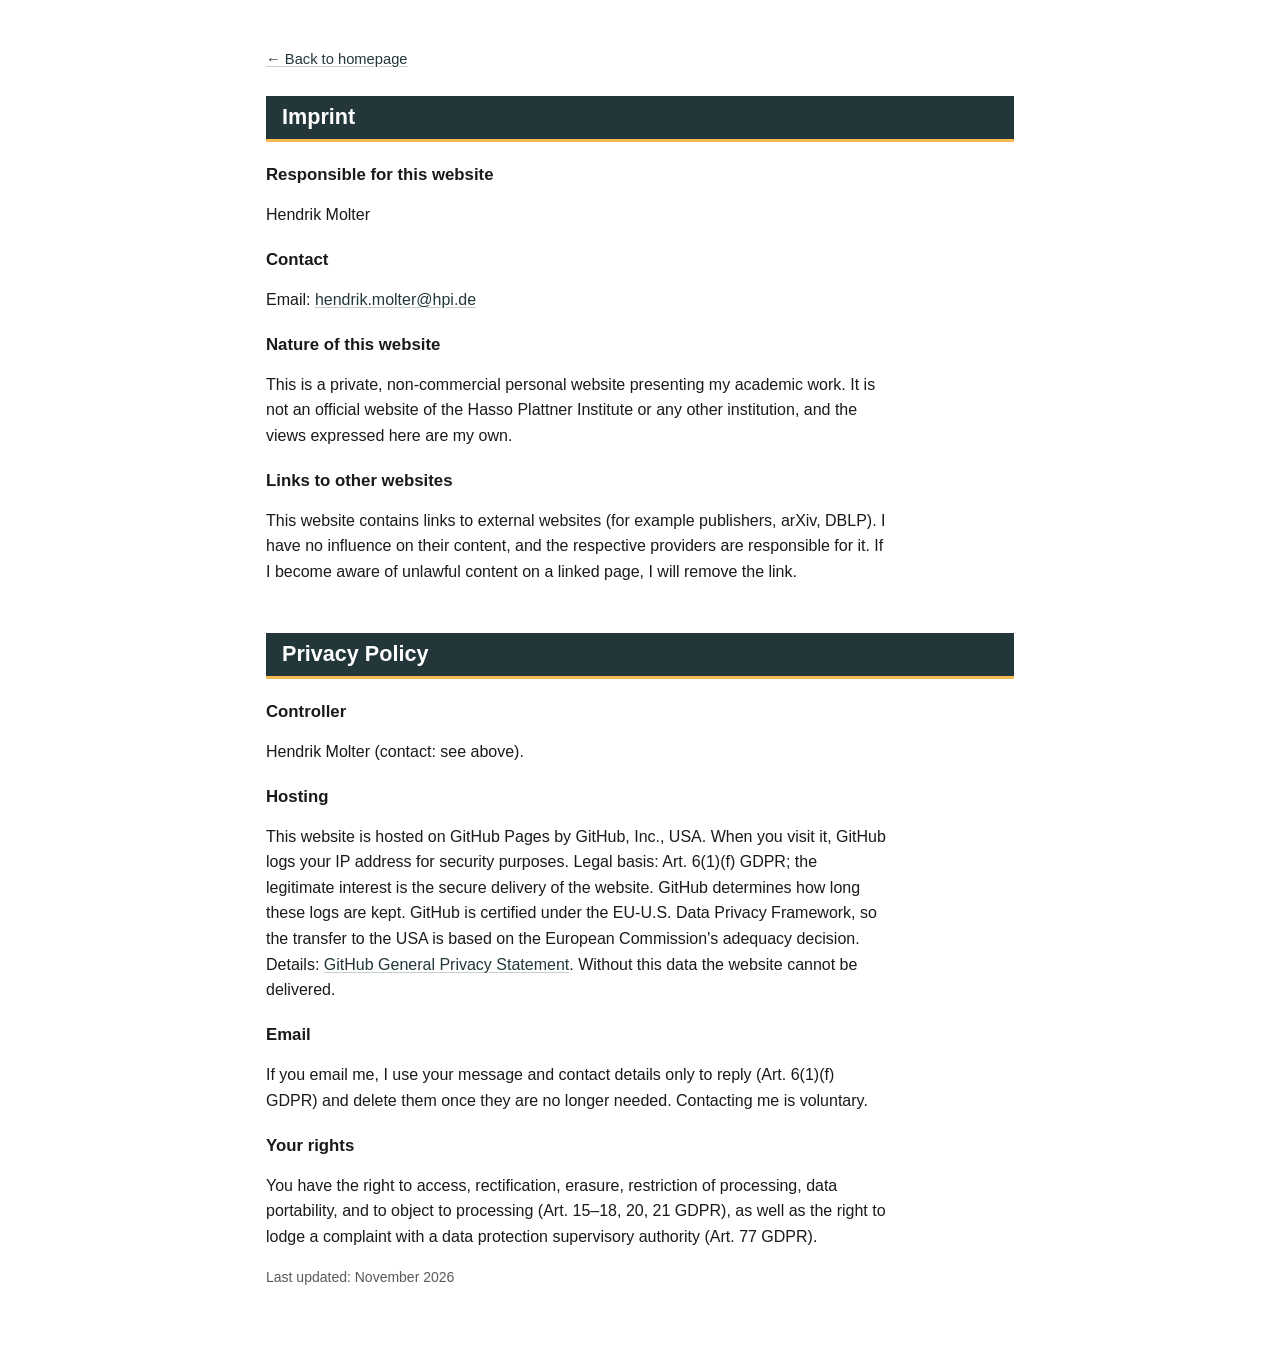
<file: imprint.html>
<!DOCTYPE html>
<html lang="en">
<head>
  <meta charset="utf-8">
  <meta name="viewport" content="width=device-width, initial-scale=1">
  <title>Imprint &amp; Privacy – Hendrik Molter</title>
  <meta name="robots" content="noindex">
  <link rel="icon" href="favicon.svg" type="image/svg+xml">
  <link rel="icon" href="favicon-32.png" sizes="32x32" type="image/png">
  <link rel="apple-touch-icon" href="apple-touch-icon.png">
  <link rel="stylesheet" href="style.css">
</head>
<body>
<main class="content legal">

  <p class="back"><a href="index.html">← Back to homepage</a></p>

  <section id="imprint">
    <h2>Imprint</h2>
    <h3>Responsible for this website</h3>
    <p>
      Hendrik Molter
    </p>

    <h3>Contact</h3>
    <p>
      Email: <a id="email-legal" href="#" data-u="hendrik.molter" data-d="hpi.de">hendrik.molter (at) hpi.de</a>
    </p>

    <h3>Nature of this website</h3>
    <p>
      This is a private, non-commercial personal website presenting my academic work. It is not an official website of the
      Hasso Plattner Institute or any other institution, and the views expressed here are my own.
    </p>

    <h3>Links to other websites</h3>
    <p>
      This website contains links to external websites (for example publishers, arXiv, DBLP).
      I have no influence on their content, and the respective providers are responsible for it.
      If I become aware of unlawful content on a linked page, I will remove the link.
    </p>
  </section>

  <section id="privacy">
    <h2>Privacy Policy</h2>

    <h3>Controller</h3>
    <p>Hendrik Molter (contact: see above).</p>

    <h3>Hosting</h3>
    <p>
      This website is hosted on GitHub Pages by GitHub, Inc., USA. When you visit it, GitHub logs your
      IP address for security purposes. Legal basis: Art. 6(1)(f) GDPR; the legitimate interest is the
      secure delivery of the website. GitHub determines how long these logs are kept. GitHub is certified
      under the EU-U.S. Data Privacy Framework, so the transfer to the USA is based on the European
      Commission's adequacy decision. Details:
      <a href="https://docs.github.com/en/site-policy/privacy-policies/github-general-privacy-statement">GitHub General Privacy Statement</a>.
      Without this data the website cannot be delivered.
    </p>

    <h3>Email</h3>
    <p>
      If you email me, I use your message and contact details only to reply (Art. 6(1)(f) GDPR) and delete
      them once they are no longer needed. Contacting me is voluntary.
    </p>

    <h3>Your rights</h3>
    <p>
      You have the right to access, rectification, erasure, restriction of processing, data portability,
      and to object to processing (Art. 15–18, 20, 21 GDPR), as well as the right to lodge a complaint
      with a data protection supervisory authority (Art. 77 GDPR).
    </p>

    <p class="muted small">Last updated: November 2026</p>
  </section>

</main>
<script>
  (function () {
    const a = document.getElementById("email-legal");
    const addr = a.dataset.u + "@" + a.dataset.d;
    a.href = "mailto:" + addr; a.textContent = addr;
  })();
</script>
</body>
</html>
</file>
<file: style.css>
/* ==========================================================
   Colour scheme taken from the research-talk slides
   (Beamer metropolis, "refined slate bar"):
   slate #23373B for bars, neutral greys, no hue in the frame.
   ========================================================== */
:root {
  --slate: #23373b;           /* frame-title bar, sidebar          */
  --slate-70: #657376;        /* progress-bar track (slate!70)     */
  --slate-25: #c8cdce;        /* progress-bar fill (white!75!slate)*/
  --slate-12: #e5e7e8;        /* block titles (slate!12)           */
  --block: #f5f5f5;           /* block bodies (black!4)            */
  --bg: #ffffff;
  --text: #1a1a1a;            /* black!90                          */
  --muted: #595959;           /* black!65 (footer, dates)          */
  --line: #dfe2e3;
  --link: #23373b;
  --on-slate: #ffffff;
  --on-slate-muted: #c8cdce;
  --amber: #f6ba51;           /* award badge (slide result colour) */
  --amber-soft: #fdf1da;      /* light tint of the amber */
  --sans: "Helvetica Neue", Helvetica, Arial, "Liberation Sans", sans-serif;
}
@media (prefers-color-scheme: dark) {
  :root {
    --bg: #14191a;
    --text: #e8eaea;
    --muted: #a3acae;
    --line: #2c3739;
    --block: #1c2426;
    --slate-12: #2a383b;
    --link: #c8cdce;
    --amber-soft: #3a3020;
  }
}

/* ---------- Base ---------- */
* { box-sizing: border-box; }
html { scroll-behavior: smooth; }
body {
  margin: 0;
  background: var(--bg);
  color: var(--text);
  font: 16px/1.6 var(--sans);
  -webkit-font-smoothing: antialiased;
}
a { color: var(--link); text-decoration: underline; text-decoration-color: var(--slate-25); text-underline-offset: 2px; }
a:hover { text-decoration-color: var(--amber); text-decoration-thickness: 2px; }
h1, h2, h3 { font-family: var(--sans); font-weight: 700; line-height: 1.25; }
h3 { font-size: 1.05rem; margin: 1.8rem 0 .6rem; }
.muted { color: var(--muted); }
.small { font-size: .875rem; }

/* ---------- Layout ---------- */
.layout {
  display: grid;
  grid-template-columns: 290px minmax(0, 1fr);
  min-height: 100vh;
}
.sidebar {
  position: sticky; top: 0; align-self: start;
  height: 100vh;
  overflow-y: auto;
  background: var(--slate);
  color: var(--on-slate);
  padding: 3rem 2rem 2rem;
}
.content {
  max-width: 860px;
  padding: 3rem 3.5rem 2rem;
}
section { margin-bottom: 3rem; scroll-margin-top: 1rem; }

/* ---------- Section titles = slide frame titles ---------- */
section > h2 {
  display: flex; justify-content: space-between; align-items: baseline;
  margin: 0;
  background: var(--slate); color: var(--on-slate);
  font-size: 1.35rem;
  padding: .55rem 1rem .5rem;
  border-bottom: 3px solid var(--amber);
  margin-bottom: 1.4rem;
}

/* ---------- Sidebar ---------- */
.profile { text-align: center; }
.photo {
  width: 160px; height: 160px;
  border-radius: 50%;
  object-fit: cover;
  display: block; margin: 0 auto 1.2rem;
  border: 3px solid var(--slate-25);
}
.photo-link {
  position: relative; display: block;
  width: 160px; height: 160px; margin: 0 auto 1.2rem;
  border-radius: 50%;
}
.photo-link .photo { margin: 0; }
.photo-hover {
  position: absolute; inset: 0;
  opacity: 0; transition: opacity .35s ease;
}
.photo-link:hover .photo-hover,
.photo-link:focus-visible .photo-hover { opacity: 1; }
.photo-link .photo { transition: border-color .35s ease; }
.photo-link:hover .photo, .photo-link:focus-visible .photo { border-color: var(--amber); }
::selection { background: var(--amber-soft); }
.name { font-size: 1.55rem; margin: 0 0 .3rem; }
.role { color: var(--on-slate-muted); font-size: .92rem; margin: 0 0 1.6rem; }
.title-rule { width: 100%; height: 0; border-top: 1px solid var(--amber); margin: 0 0 1.4rem; }
.contact { list-style: none; padding: 0; margin: 0 0 1.8rem; font-size: .92rem; }
.contact li { display: flex; align-items: center; gap: .6rem; padding: .3rem 0; }
.contact svg { width: 18px; height: 18px; flex: none; color: var(--on-slate-muted); }
.sidebar a { color: var(--on-slate); text-decoration: none; }
.sidebar a:hover { text-decoration: underline; }
.nav { display: flex; flex-direction: column; }
.nav a {
  color: var(--on-slate-muted); padding: .38rem .7rem; font-size: .95rem;
  border-left: 3px solid transparent;
}
.nav a:hover { color: var(--on-slate); background: rgba(255,255,255,.06); text-decoration: none; }
.nav a.current { color: var(--on-slate); border-left-color: var(--amber); background: rgba(255,255,255,.08); }

/* ---------- Blocks (as on the slides) ---------- */
.block { margin: 0 0 1rem; }
.block-title {
  background: var(--slate-12); color: var(--text);
  font-weight: 700; padding: .45rem .9rem;
  display: flex; justify-content: space-between; flex-wrap: wrap; gap: .3rem 1rem;
}
.block-meta { font-weight: 400; font-size: .88rem; color: var(--muted); }
.block-body { background: var(--block); padding: .8rem .9rem .9rem; }
.desc { margin: .45rem 0 0; font-size: .95rem; }

/* ---------- About ---------- */
.timeline dl { display: grid; grid-template-columns: 110px 1fr; gap: .45rem 1rem; margin: 0; }
.timeline dt { color: var(--muted); font-size: .9rem; font-variant-numeric: tabular-nums; padding-top: .1rem; }
.timeline dd { margin: 0; }

/* ---------- Research ---------- */
.interests {
  list-style: none; padding: 0; margin: 0 0 1.4rem;
  display: grid; grid-template-columns: repeat(auto-fit, minmax(140px, 1fr)); gap: .75rem;
}
.interests li {
  display: flex; flex-direction: column; align-items: center; justify-content: flex-start;
  gap: .6rem; text-align: center;
  background: var(--block); border-top: 3px solid var(--slate);
  padding: 1.1rem .7rem 1rem;
  font-weight: 600; font-size: .9rem; line-height: 1.3;
}
.interests svg { width: 44px; height: 44px; color: var(--slate); }
.interests .acc { stroke: var(--amber); }
.interests .acc-fill { fill: var(--amber); stroke: none; }
.interests svg.wide { width: 60px; }
.interests .bg-fill { fill: var(--block); }
.interests text.k { fill: #23373b; stroke: none; font: italic 700 10px var(--sans); }
@media (prefers-color-scheme: dark) {
  .interests svg { color: var(--slate-25); }
  .interests li { border-top-color: var(--slate-70); }
}

/* ---------- Publications ---------- */
#pub-stats { margin: -.6rem 0 .8rem; }
.filters { display: flex; flex-wrap: wrap; gap: .45rem; margin-bottom: 1.2rem; }
.chip {
  font: 600 .88rem var(--sans);
  background: transparent; color: var(--muted);
  border: 1px solid var(--line);
  padding: .3rem .9rem; cursor: pointer;
}
.chip:hover { border-color: var(--slate-70); color: var(--text); }
.chip.active { background: var(--slate); border-color: var(--slate); color: #fff; box-shadow: inset 0 -3px 0 var(--amber); }
.year {
  font-size: 1.05rem; color: var(--text);
  background: var(--slate-12); padding: .3rem .9rem;
  margin: 1.6rem 0 .3rem;
}
.pubs { list-style: none; padding: 0 .9rem; margin: 0; }
.pub { padding: .7rem 0 .8rem; border-top: 1px solid var(--line); }
.pub:first-child { border-top: 0; }
.pub-title { font-weight: 700; }
.pub-title a { color: var(--text); text-decoration: none; }
.pub-title a:hover { text-decoration: underline; text-decoration-color: var(--amber); text-decoration-thickness: 2px; }
.pub-authors { font-size: .93rem; }
.pub-authors .me { font-weight: inherit; }
.pub-venue { font-size: .93rem; color: var(--muted); }
.pub-meta { display: flex; flex-wrap: wrap; align-items: center; gap: .45rem; margin-top: .3rem; }
.badge {
  font-size: .72rem; font-weight: 700; letter-spacing: .03em; text-transform: uppercase;
  padding: .1rem .5rem; border: 1px solid var(--line); color: var(--muted);
}
.badge.j { color: var(--text); border-color: var(--slate-70); }
.award {
  background: var(--amber-soft); color: var(--text); border: 1px solid var(--amber);
  text-transform: none; letter-spacing: 0; font-size: .78rem;
}
.link {
  font-size: .8rem; font-weight: 600; text-decoration: none;
  padding: .08rem .5rem; background: var(--slate-12); color: var(--text);
}
.link:hover { background: var(--slate); color: #fff; }

/* ---------- Lists ---------- */
.entries { list-style: none; padding: 0; margin: 0; }
.entries li {
  display: grid; grid-template-columns: 125px 1fr; gap: 1rem;
  padding: .55rem 0; border-top: 1px solid var(--line);
}
.entries li:first-child { border-top: 0; }
.when { color: var(--muted); font-size: .9rem; font-variant-numeric: tabular-nums; padding-top: .1rem; }
.entries .when { white-space: nowrap; }
.entries .sub { color: var(--muted); font-size: .9rem; }

/* ---------- Tools & Resources ---------- */
.projects { list-style: none; padding: 0; margin: 0; display: grid; gap: .75rem; }
.project {
  display: grid; grid-template-columns: 56px 1fr; gap: 1rem; align-items: start;
  background: var(--block); border-left: 3px solid var(--slate);
  padding: 1rem 1.1rem; color: var(--text); text-decoration: none;
}
.project svg { width: 44px; height: 44px; color: var(--slate); margin-top: .1rem; }
.project .acc { stroke: var(--amber); }
.project-text { display: flex; flex-direction: column; gap: .2rem; }
.project-name { font-weight: 700; font-size: 1.05rem; text-decoration: underline; text-decoration-color: var(--slate-25); text-underline-offset: 2px; }
.project-desc { font-size: .95rem; }
.project-meta { font-size: .85rem; color: var(--muted); }
.project:hover { text-decoration: none; border-left-color: var(--amber); }
.project:hover .project-name { text-decoration-color: var(--amber); text-decoration-thickness: 2px; }
@media (prefers-color-scheme: dark) {
  .project svg { color: var(--slate-25); }
  .project { border-left-color: var(--slate-70); }
}

/* ---------- Footer = slide footer ---------- */
.frame-footer {
  display: flex; justify-content: space-between; gap: 1rem; flex-wrap: wrap;
  border-top: 1px solid var(--line);
  padding-top: .6rem; font-size: .78rem; color: var(--muted);
}

/* ---------- Imprint & Privacy page ---------- */
.legal { margin: 0 auto; }
.legal .back { margin: 0 0 1.5rem; font-size: .92rem; }
.legal h3 { margin-top: 1.4rem; }
.legal p { max-width: 70ch; }
.placeholder { background: var(--amber-soft); border: 1px dashed var(--amber); padding: 0 .3rem; }

/* ---------- Mobile ---------- */
@media (max-width: 860px) {
  .layout { grid-template-columns: 1fr; }
  .sidebar { position: static; height: auto; padding: 2rem 16px 1rem; }
  .photo, .photo-link { width: 120px; height: 120px; }
  .contact { display: flex; flex-wrap: wrap; justify-content: center; gap: .2rem 1.2rem; margin-bottom: 1rem; }
  .nav { flex-direction: row; flex-wrap: wrap; justify-content: center; gap: .2rem; }
  .nav a { border-left: 0; padding: .3rem .6rem; }
  .content { padding: 1.5rem 16px 2rem; }
  .interests li:last-child:nth-child(odd) { grid-column: 1 / -1; }
  .timeline dl, .entries li { grid-template-columns: 1fr; gap: 0; }
  .timeline dd { margin-bottom: .5rem; }
}

@media print {
  .sidebar { position: static; height: auto; }
  .filters, .nav { display: none; }
}
</file>
